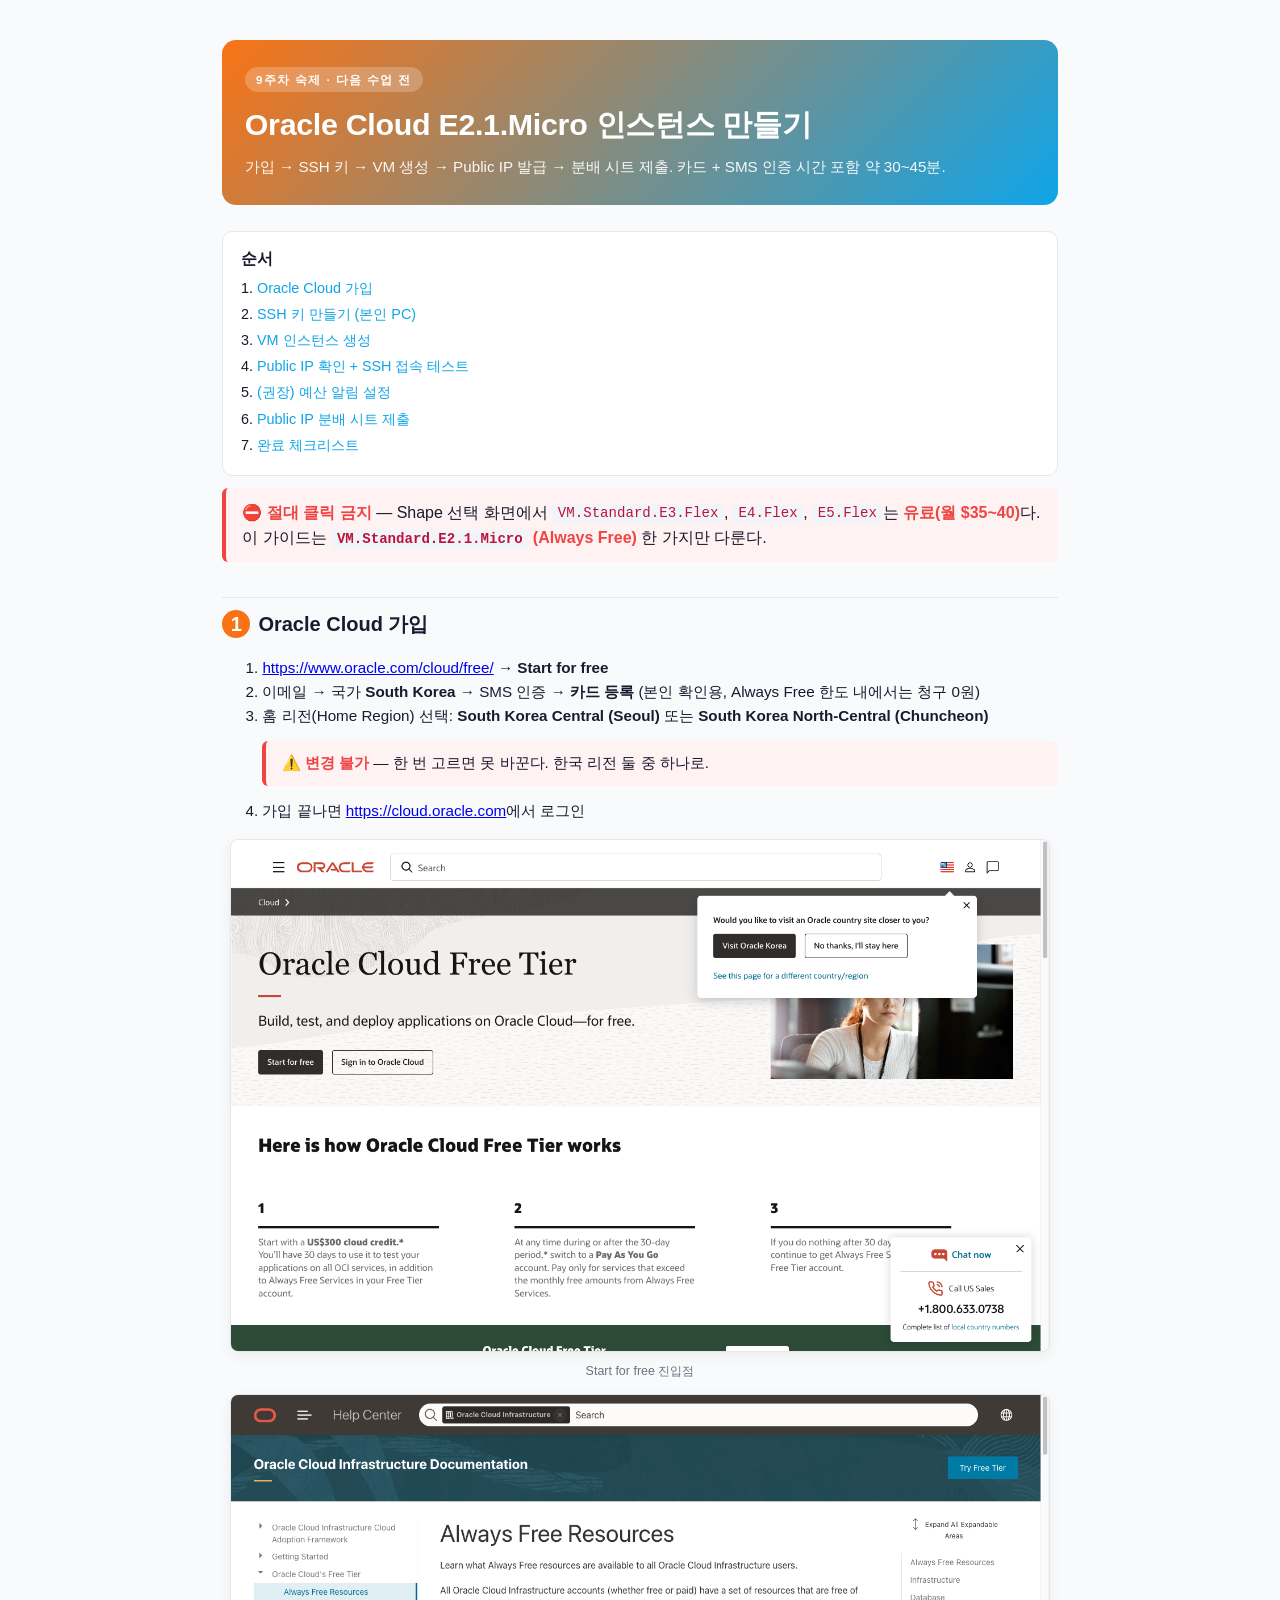
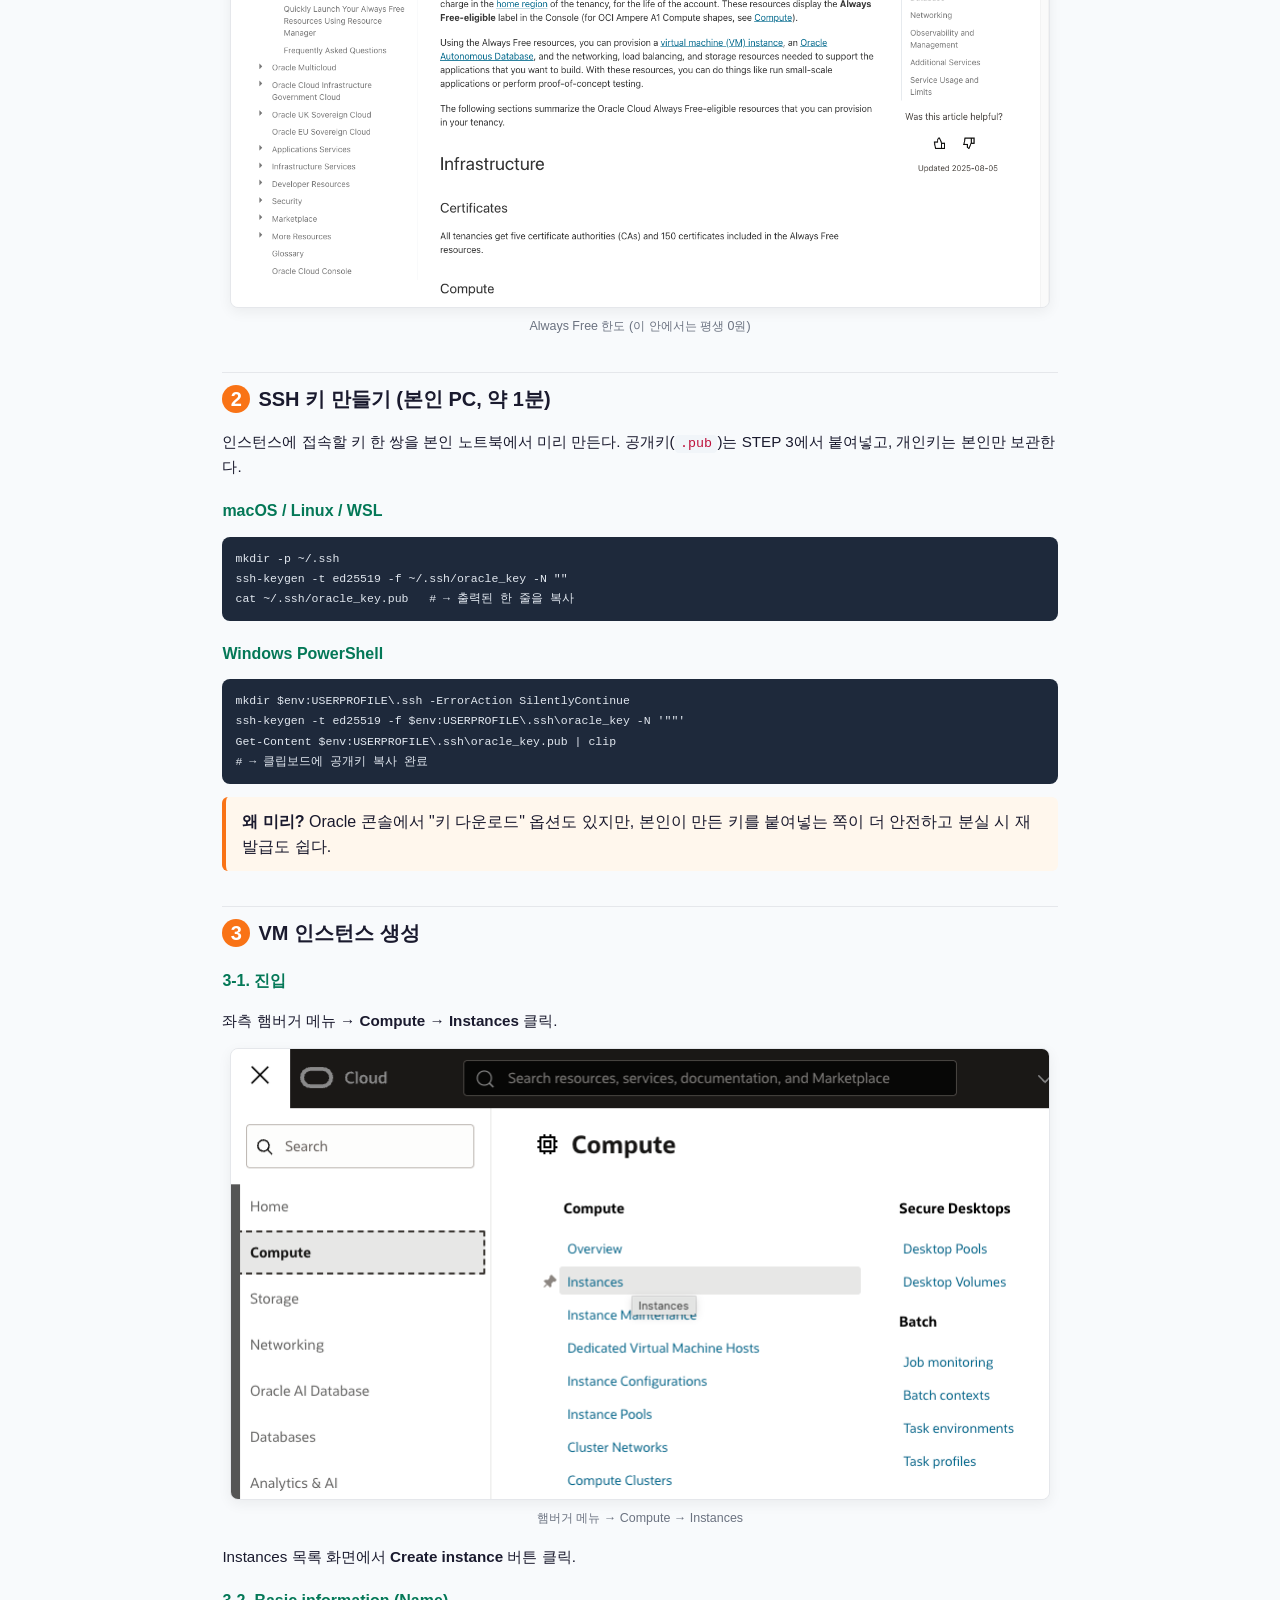
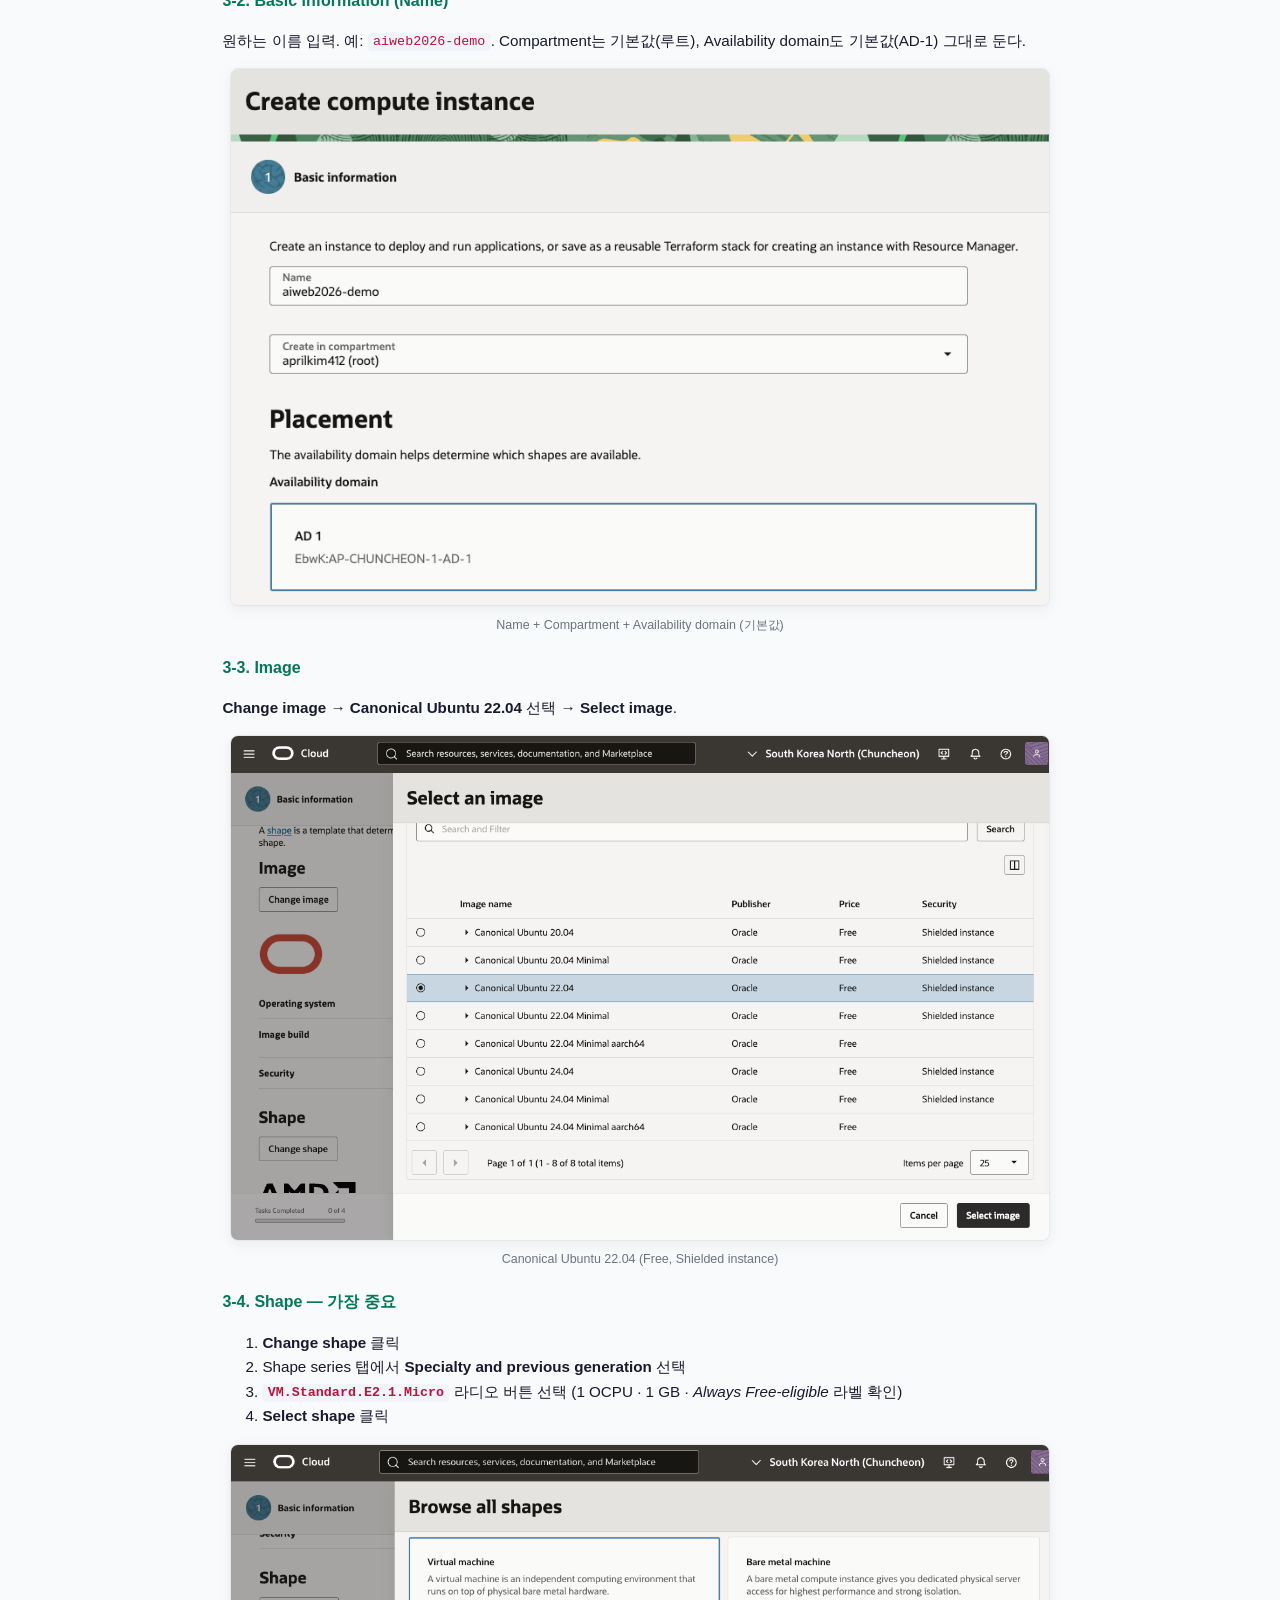
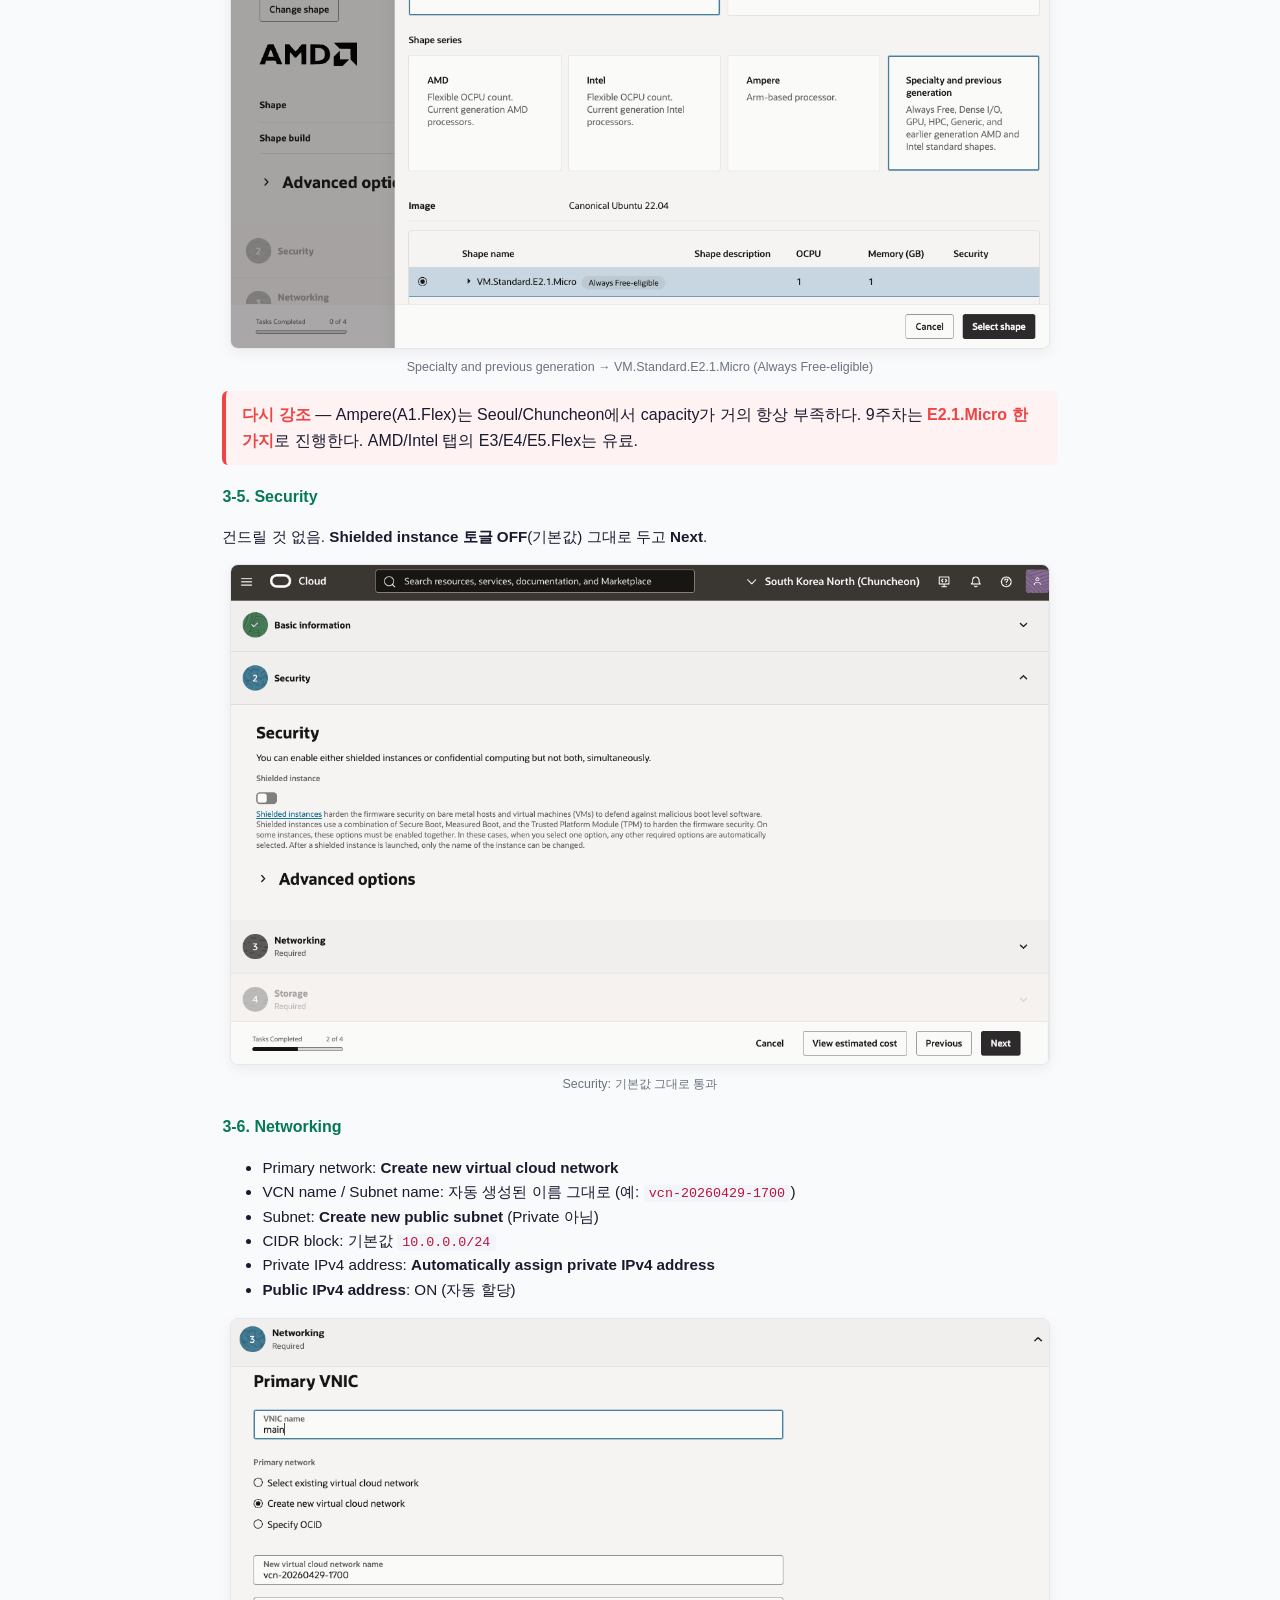
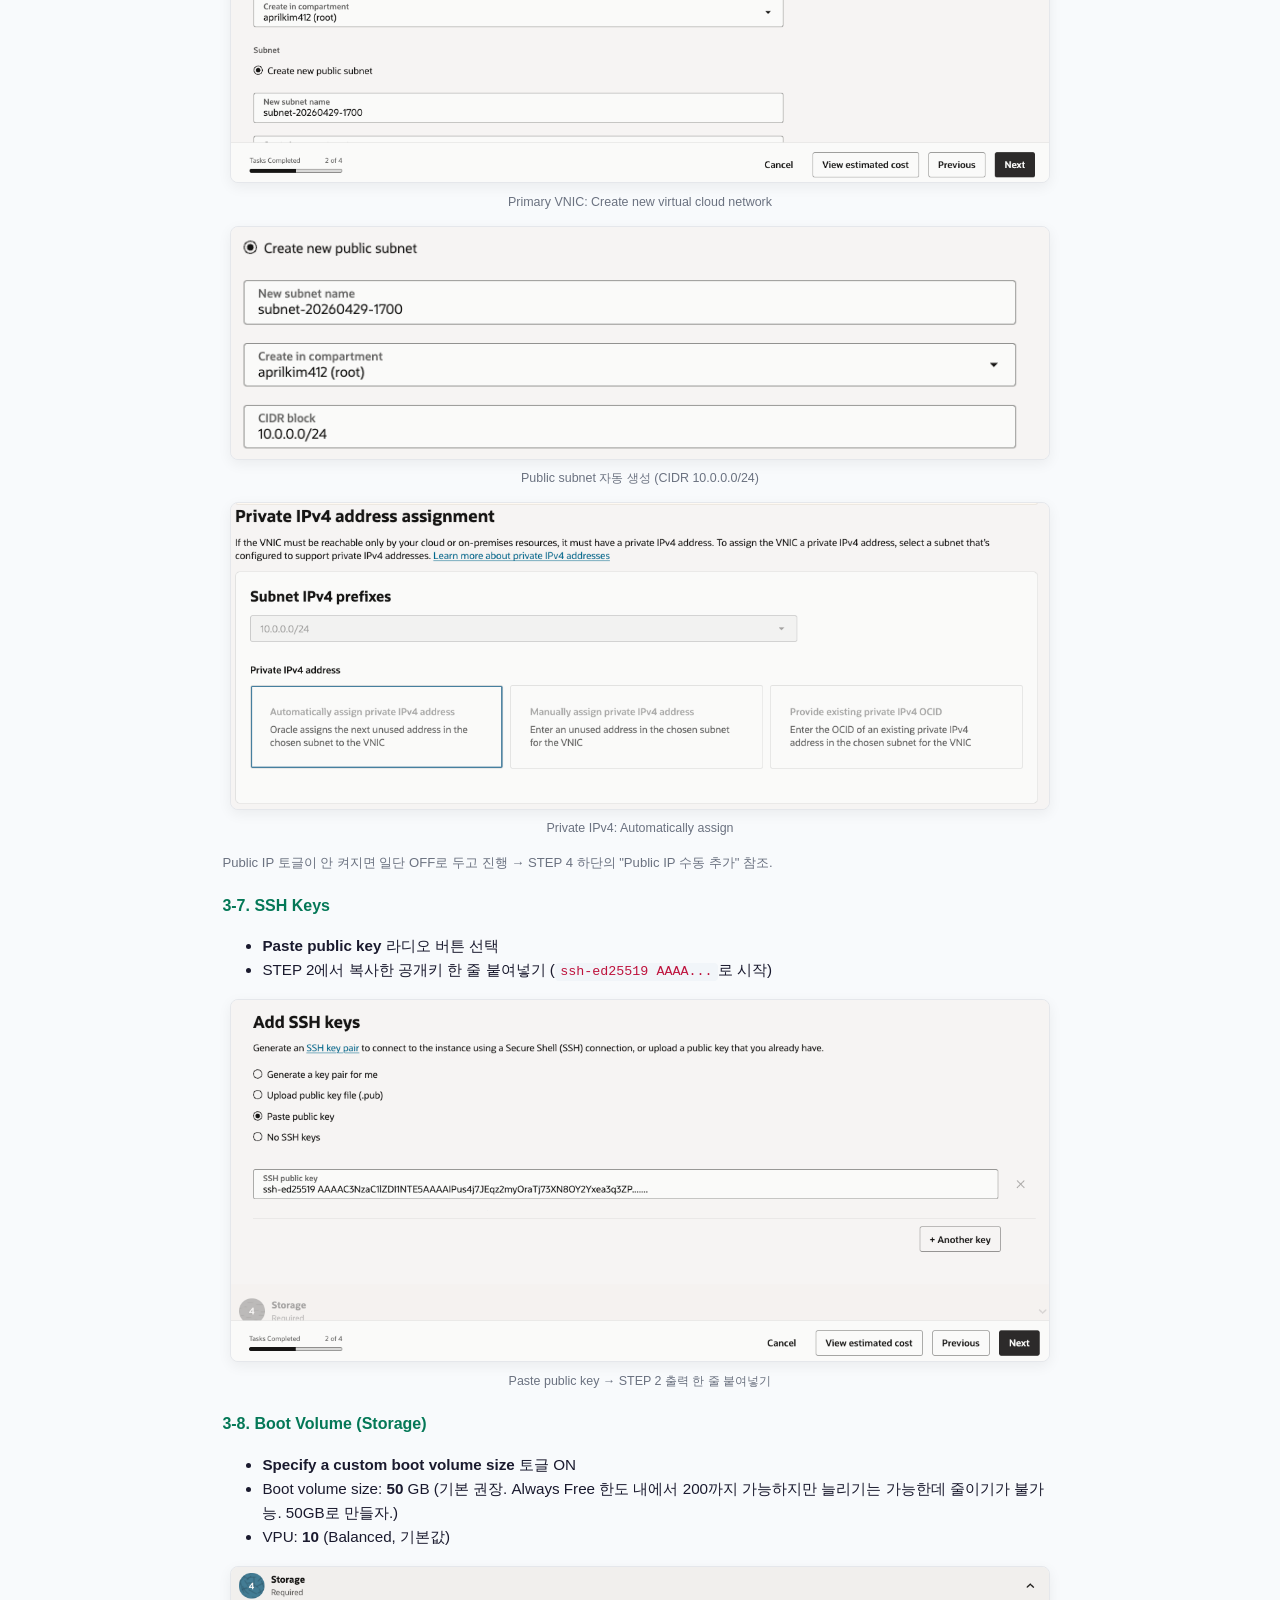
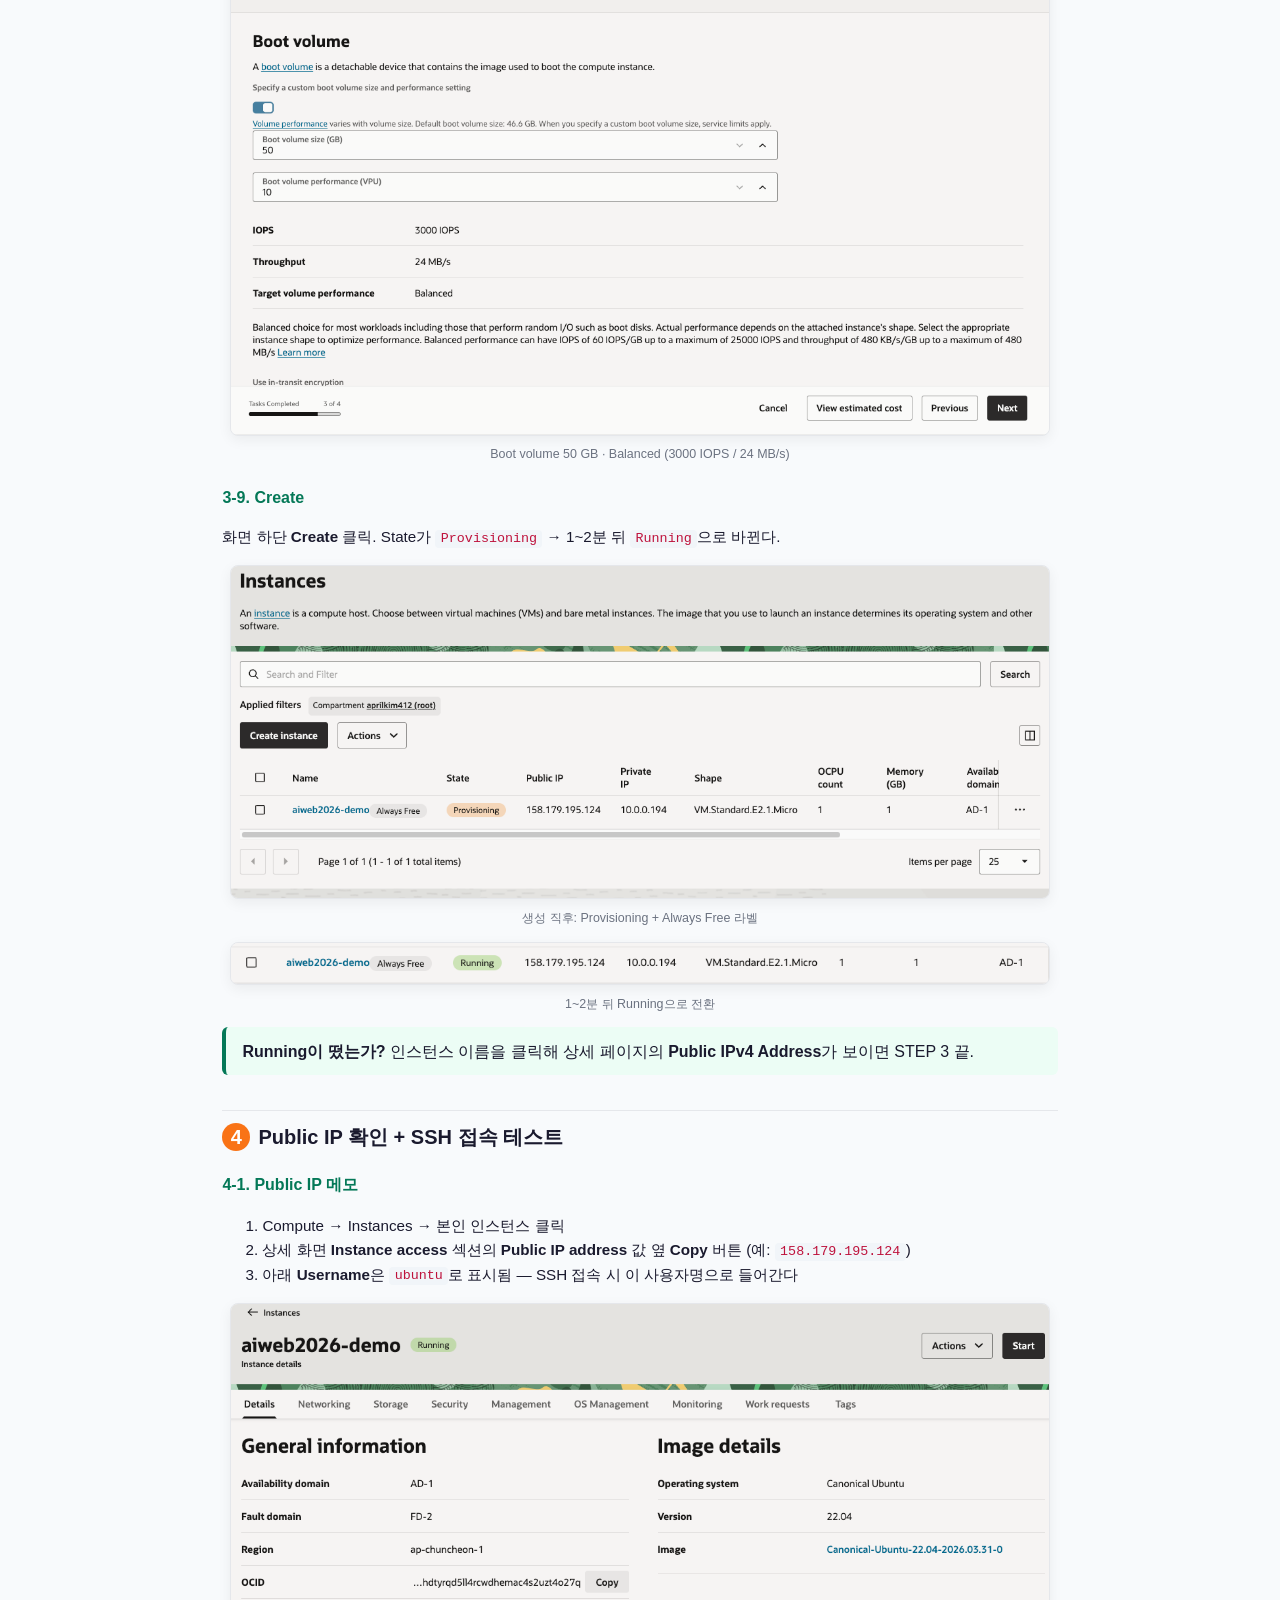
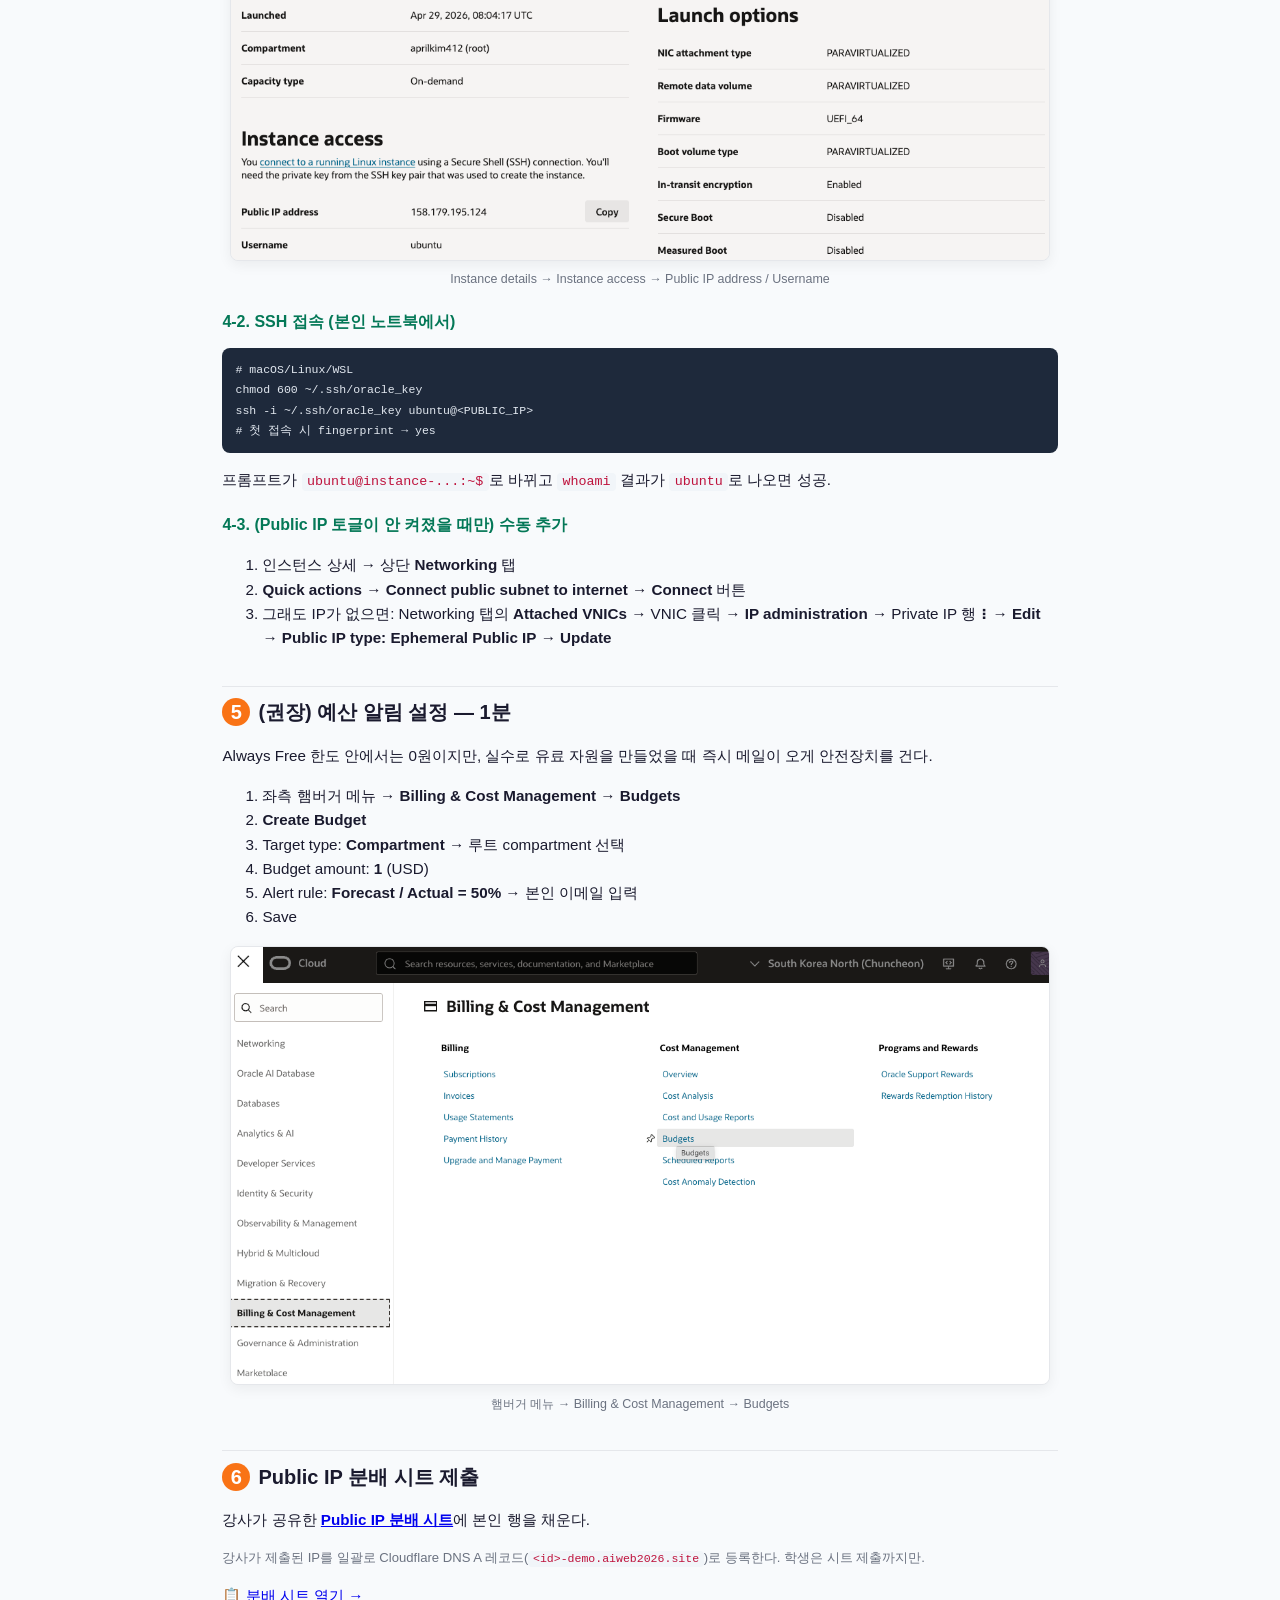
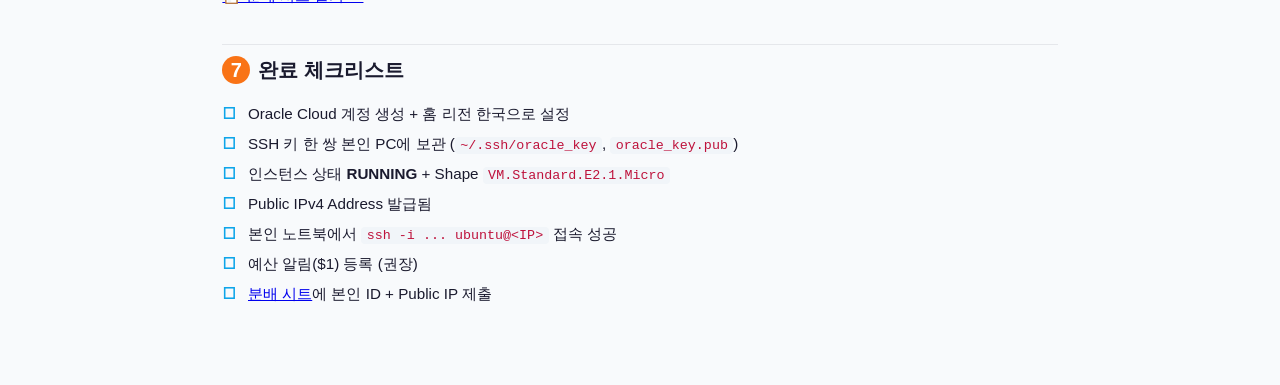
<file: 09_oracle_instance_create.html>
<!DOCTYPE html>
<html lang="ko">
<head>
<meta charset="utf-8">
<meta name="viewport" content="width=device-width, initial-scale=1.0">
<title>9주차 숙제 — Oracle Cloud E2.1.Micro 인스턴스 만들기</title>
<style>
  :root {
    --accent:#f97316; --accent2:#0ea5e9; --ink:#1a1a2e;
    --green:#047857; --red:#ef4444; --bg:#f8fafc;
    --card:#ffffff; --line:#e5e7eb; --muted:#6b7280;
  }
  * { box-sizing:border-box; }
  html,body { margin:0; padding:0; background:var(--bg); color:var(--ink);
    font-family:'Segoe UI','Apple SD Gothic Neo',sans-serif; line-height:1.6; }
  .wrap { max-width:880px; margin:0 auto; padding:2.5rem 1.4rem 4rem; }
  h1 { font-size:1.9rem; margin:0 0 0.4rem; letter-spacing:-0.01em; }
  h2 { font-size:1.25rem; margin:2.2rem 0 0.6rem; padding-top:0.6rem;
       border-top:1px solid var(--line); color:var(--ink); }
  h3 { font-size:1.0rem; margin:1.2rem 0 0.4rem; color:var(--green); }
  p, li { font-size:0.95rem; }
  code { background:#f1f5f9; color:#be123c; padding:0.1em 0.4em;
         border-radius:4px; font-family:Menlo,Monaco,monospace; font-size:0.88em; }
  pre { background:#1e293b; color:#e2e8f0; padding:0.9em 1em;
        border-radius:8px; overflow-x:auto; font-size:0.82rem; line-height:1.55;
        font-family:Menlo,Monaco,monospace; }
  pre code { background:transparent; color:inherit; padding:0; }
  table { border-collapse:collapse; width:100%; margin:0.6em 0; font-size:0.88rem; }
  th, td { border:1px solid var(--line); padding:0.5em 0.7em; vertical-align:top; text-align:left; }
  th { background:#fef3c7; }
  .hero {
    background:linear-gradient(135deg,var(--accent) 0%,var(--accent2) 100%);
    color:white; border-radius:14px; padding:1.6rem 1.4rem; margin-bottom:1.6rem;
  }
  .hero .badge { display:inline-block; background:rgba(255,255,255,0.22);
    padding:0.2rem 0.7rem; border-radius:999px; font-size:0.72rem;
    letter-spacing:0.12em; font-weight:700; }
  .hero h1 { color:white; margin:0.5rem 0 0.4rem; }
  .hero p { font-size:0.95rem; opacity:0.95; margin:0; }
  .card { background:var(--card); border:1px solid var(--line);
    border-radius:10px; padding:1rem 1.1rem; margin:0.7rem 0; }
  .danger {
    background:#fef2f2; border-left:4px solid var(--red);
    padding:0.7em 1em; border-radius:6px; margin:0.8em 0;
  }
  .danger strong { color:var(--red); }
  .why {
    background:#fff7ed; border-left:4px solid var(--accent);
    padding:0.7em 1em; border-radius:6px; margin:0.8em 0;
  }
  .ok {
    background:#ecfdf5; border-left:4px solid var(--green);
    padding:0.7em 1em; border-radius:6px; margin:0.8em 0;
  }
  .step-num {
    display:inline-block; width:28px; height:28px; border-radius:50%;
    background:var(--accent); color:white; text-align:center;
    font-weight:700; line-height:28px; margin-right:0.5rem;
  }
  .toc { background:var(--card); border:1px solid var(--line);
    border-radius:10px; padding:0.9rem 1.1rem; }
  .toc ol { margin:0.3rem 0 0 1rem; padding:0; }
  .toc li { margin:0.2rem 0; font-size:0.9rem; }
  .toc a { color:var(--accent2); text-decoration:none; }
  .toc a:hover { text-decoration:underline; }
  .shot { width:100%; max-width:820px; border:1px solid var(--line);
    border-radius:8px; box-shadow:0 4px 14px rgba(0,0,0,0.06);
    display:block; margin:0.6rem auto; background:#fff; }
  .shot-cap { font-size:0.78rem; color:var(--muted); text-align:center; margin:0.2rem 0 0.8rem; }
  .small { font-size:0.82rem; color:var(--muted); }
  ul.checks { list-style:none; padding-left:0; }
  ul.checks li { margin:0.35rem 0; padding-left:1.6rem; position:relative; }
  ul.checks li::before { content:"☐"; position:absolute; left:0; color:var(--accent2); font-weight:700; }
</style>
</head>
<body>
<div class="wrap">

<div class="hero">
  <span class="badge">9주차 숙제 · 다음 수업 전</span>
  <h1>Oracle Cloud E2.1.Micro 인스턴스 만들기</h1>
  <p>가입 → SSH 키 → VM 생성 → Public IP 발급 → 분배 시트 제출. 카드 + SMS 인증 시간 포함 약 30~45분.</p>
</div>

<div class="toc">
  <strong>순서</strong>
  <ol>
    <li><a href="#s1">Oracle Cloud 가입</a></li>
    <li><a href="#s2">SSH 키 만들기 (본인 PC)</a></li>
    <li><a href="#s3">VM 인스턴스 생성</a></li>
    <li><a href="#s4">Public IP 확인 + SSH 접속 테스트</a></li>
    <li><a href="#s5">(권장) 예산 알림 설정</a></li>
    <li><a href="#s6">Public IP 분배 시트 제출</a></li>
    <li><a href="#s7">완료 체크리스트</a></li>
  </ol>
</div>

<div class="danger">
  <strong>⛔ 절대 클릭 금지</strong> — Shape 선택 화면에서 <code>VM.Standard.E3.Flex</code>, <code>E4.Flex</code>, <code>E5.Flex</code>는 <strong>유료(월 $35~40)</strong>다. 이 가이드는 <strong><code>VM.Standard.E2.1.Micro</code> (Always Free)</strong> 한 가지만 다룬다.
</div>

<!-- ============ STEP 1 ============ -->
<h2 id="s1"><span class="step-num">1</span>Oracle Cloud 가입</h2>

<ol>
  <li><a href="https://www.oracle.com/cloud/free/" target="_blank">https://www.oracle.com/cloud/free/</a> → <strong>Start for free</strong></li>
  <li>이메일 → 국가 <strong>South Korea</strong> → SMS 인증 → <strong>카드 등록</strong> (본인 확인용, Always Free 한도 내에서는 청구 0원)</li>
  <li>홈 리전(Home Region) 선택: <strong>South Korea Central (Seoul)</strong> 또는 <strong>South Korea North-Central (Chuncheon)</strong>
    <div class="danger"><strong>⚠️ 변경 불가</strong> — 한 번 고르면 못 바꾼다. 한국 리전 둘 중 하나로.</div>
  </li>
  <li>가입 끝나면 <a href="https://cloud.oracle.com" target="_blank">https://cloud.oracle.com</a>에서 로그인</li>
</ol>

<img class="shot" src="images/week09/07_oracle_free_landing.png" alt="Oracle Cloud Free Tier 랜딩 페이지">
<p class="shot-cap">Start for free 진입점</p>

<img class="shot" src="images/week09/16_oracle_always_free_docs.png" alt="Oracle Always Free 안내 문서">
<p class="shot-cap">Always Free 한도 (이 안에서는 평생 0원)</p>

<!-- ============ STEP 2 ============ -->
<h2 id="s2"><span class="step-num">2</span>SSH 키 만들기 (본인 PC, 약 1분)</h2>

<p>인스턴스에 접속할 키 한 쌍을 본인 노트북에서 미리 만든다. 공개키(<code>.pub</code>)는 STEP 3에서 붙여넣고, 개인키는 본인만 보관한다.</p>

<h3>macOS / Linux / WSL</h3>
<pre><code>mkdir -p ~/.ssh
ssh-keygen -t ed25519 -f ~/.ssh/oracle_key -N ""
cat ~/.ssh/oracle_key.pub   # → 출력된 한 줄을 복사</code></pre>

<h3>Windows PowerShell</h3>
<pre><code>mkdir $env:USERPROFILE\.ssh -ErrorAction SilentlyContinue
ssh-keygen -t ed25519 -f $env:USERPROFILE\.ssh\oracle_key -N '""'
Get-Content $env:USERPROFILE\.ssh\oracle_key.pub | clip
# → 클립보드에 공개키 복사 완료</code></pre>

<div class="why">
  <strong>왜 미리?</strong> Oracle 콘솔에서 "키 다운로드" 옵션도 있지만, 본인이 만든 키를 붙여넣는 쪽이 더 안전하고 분실 시 재발급도 쉽다.
</div>

<!-- ============ STEP 3 ============ -->
<h2 id="s3"><span class="step-num">3</span>VM 인스턴스 생성</h2>

<h3>3-1. 진입</h3>
<p>좌측 햄버거 메뉴 → <strong>Compute → Instances</strong> 클릭.</p>
<img class="shot" src="images/week09/50_oracle_compute_menu.png" alt="Oracle Console 사이드바 Compute → Instances 메뉴">
<p class="shot-cap">햄버거 메뉴 → Compute → Instances</p>

<p>Instances 목록 화면에서 <strong>Create instance</strong> 버튼 클릭.</p>

<h3>3-2. Basic information (Name)</h3>
<p>원하는 이름 입력. 예: <code>aiweb2026-demo</code>. Compartment는 기본값(루트), Availability domain도 기본값(AD-1) 그대로 둔다.</p>
<img class="shot" src="images/week09/51_oracle_create_basic.png" alt="Create compute instance — Basic information 입력">
<p class="shot-cap">Name + Compartment + Availability domain (기본값)</p>

<h3>3-3. Image</h3>
<p><strong>Change image</strong> → <strong>Canonical Ubuntu 22.04</strong> 선택 → <strong>Select image</strong>.</p>
<img class="shot" src="images/week09/52_oracle_select_image.png" alt="Select an image — Canonical Ubuntu 22.04 선택">
<p class="shot-cap">Canonical Ubuntu 22.04 (Free, Shielded instance)</p>

<h3>3-4. Shape — 가장 중요</h3>
<ol>
  <li><strong>Change shape</strong> 클릭</li>
  <li>Shape series 탭에서 <strong>Specialty and previous generation</strong> 선택</li>
  <li><strong><code>VM.Standard.E2.1.Micro</code></strong> 라디오 버튼 선택 (1 OCPU · 1 GB · <em>Always Free-eligible</em> 라벨 확인)</li>
  <li><strong>Select shape</strong> 클릭</li>
</ol>
<img class="shot" src="images/week09/53_oracle_select_shape.png" alt="Browse all shapes — Specialty 탭 + VM.Standard.E2.1.Micro 선택">
<p class="shot-cap">Specialty and previous generation → VM.Standard.E2.1.Micro (Always Free-eligible)</p>
<div class="danger"><strong>다시 강조</strong> — Ampere(A1.Flex)는 Seoul/Chuncheon에서 capacity가 거의 항상 부족하다. 9주차는 <strong>E2.1.Micro 한 가지</strong>로 진행한다. AMD/Intel 탭의 E3/E4/E5.Flex는 유료.</div>

<h3>3-5. Security</h3>
<p>건드릴 것 없음. <strong>Shielded instance 토글 OFF</strong>(기본값) 그대로 두고 <strong>Next</strong>.</p>
<img class="shot" src="images/week09/54_oracle_security.png" alt="Security 섹션 — Shielded instance OFF">
<p class="shot-cap">Security: 기본값 그대로 통과</p>

<h3>3-6. Networking</h3>
<ul>
  <li>Primary network: <strong>Create new virtual cloud network</strong></li>
  <li>VCN name / Subnet name: 자동 생성된 이름 그대로 (예: <code>vcn-20260429-1700</code>)</li>
  <li>Subnet: <strong>Create new public subnet</strong> (Private 아님)</li>
  <li>CIDR block: 기본값 <code>10.0.0.0/24</code></li>
  <li>Private IPv4 address: <strong>Automatically assign private IPv4 address</strong></li>
  <li><strong>Public IPv4 address</strong>: ON (자동 할당)</li>
</ul>
<img class="shot" src="images/week09/55_oracle_networking_vnic.png" alt="Networking — Primary VNIC 설정 (Create new VCN)">
<p class="shot-cap">Primary VNIC: Create new virtual cloud network</p>
<img class="shot" src="images/week09/56_oracle_subnet_cidr.png" alt="Create new public subnet — CIDR 10.0.0.0/24">
<p class="shot-cap">Public subnet 자동 생성 (CIDR 10.0.0.0/24)</p>
<img class="shot" src="images/week09/57_oracle_private_ipv4.png" alt="Private IPv4 address — Automatically assign 선택">
<p class="shot-cap">Private IPv4: Automatically assign</p>
<p class="small">Public IP 토글이 안 켜지면 일단 OFF로 두고 진행 → STEP 4 하단의 "Public IP 수동 추가" 참조.</p>

<h3>3-7. SSH Keys</h3>
<ul>
  <li><strong>Paste public key</strong> 라디오 버튼 선택</li>
  <li>STEP 2에서 복사한 공개키 한 줄 붙여넣기 (<code>ssh-ed25519 AAAA...</code>로 시작)</li>
</ul>
<img class="shot" src="images/week09/58_oracle_ssh_paste.png" alt="Add SSH keys — Paste public key 입력">
<p class="shot-cap">Paste public key → STEP 2 출력 한 줄 붙여넣기</p>

<h3>3-8. Boot Volume (Storage)</h3>
<ul>
  <li><strong>Specify a custom boot volume size</strong> 토글 ON</li>
  <li>Boot volume size: <strong>50</strong> GB (기본 권장. Always Free 한도 내에서 200까지 가능하지만 늘리기는 가능한데 줄이기가 불가능. 50GB로 만들자.)</li>
  <li>VPU: <strong>10</strong> (Balanced, 기본값)</li>
</ul>
<img class="shot" src="images/week09/59_oracle_boot_volume.png" alt="Storage — Boot volume 50GB / VPU 10">
<p class="shot-cap">Boot volume 50 GB · Balanced (3000 IOPS / 24 MB/s)</p>

<h3>3-9. Create</h3>
<p>화면 하단 <strong>Create</strong> 클릭. State가 <code>Provisioning</code> → 1~2분 뒤 <code>Running</code>으로 바뀐다.</p>
<img class="shot" src="images/week09/60_oracle_provisioning.png" alt="Instances 목록 — aiweb2026-demo Provisioning 상태">
<p class="shot-cap">생성 직후: Provisioning + Always Free 라벨</p>
<img class="shot" src="images/week09/61_oracle_running_row.png" alt="aiweb2026-demo Running 상태로 전환">
<p class="shot-cap">1~2분 뒤 Running으로 전환</p>

<div class="ok"><strong>Running이 떴는가?</strong> 인스턴스 이름을 클릭해 상세 페이지의 <strong>Public IPv4 Address</strong>가 보이면 STEP 3 끝.</div>

<!-- ============ STEP 4 ============ -->
<h2 id="s4"><span class="step-num">4</span>Public IP 확인 + SSH 접속 테스트</h2>

<h3>4-1. Public IP 메모</h3>
<ol>
  <li>Compute → Instances → 본인 인스턴스 클릭</li>
  <li>상세 화면 <strong>Instance access</strong> 섹션의 <strong>Public IP address</strong> 값 옆 <strong>Copy</strong> 버튼 (예: <code>158.179.195.124</code>)</li>
  <li>아래 <strong>Username</strong>은 <code>ubuntu</code>로 표시됨 — SSH 접속 시 이 사용자명으로 들어간다</li>
</ol>
<img class="shot" src="images/week09/62_oracle_instance_details.png" alt="인스턴스 상세 — Public IP address + Username 확인">
<p class="shot-cap">Instance details → Instance access → Public IP address / Username</p>

<h3>4-2. SSH 접속 (본인 노트북에서)</h3>
<pre><code># macOS/Linux/WSL
chmod 600 ~/.ssh/oracle_key
ssh -i ~/.ssh/oracle_key ubuntu@&lt;PUBLIC_IP&gt;
# 첫 접속 시 fingerprint → yes</code></pre>

<p>프롬프트가 <code>ubuntu@instance-...:~$</code>로 바뀌고 <code>whoami</code> 결과가 <code>ubuntu</code>로 나오면 성공.</p>

<h3>4-3. (Public IP 토글이 안 켜졌을 때만) 수동 추가</h3>
<ol>
  <li>인스턴스 상세 → 상단 <strong>Networking</strong> 탭</li>
  <li><strong>Quick actions</strong> → <strong>Connect public subnet to internet</strong> → <strong>Connect</strong> 버튼</li>
  <li>그래도 IP가 없으면: Networking 탭의 <strong>Attached VNICs</strong> → VNIC 클릭 → <strong>IP administration</strong> → Private IP 행 <strong>⋮</strong> → <strong>Edit</strong> → <strong>Public IP type: Ephemeral Public IP</strong> → <strong>Update</strong></li>
</ol>

<!-- ============ STEP 5 ============ -->
<h2 id="s5"><span class="step-num">5</span>(권장) 예산 알림 설정 — 1분</h2>

<p>Always Free 한도 안에서는 0원이지만, 실수로 유료 자원을 만들었을 때 즉시 메일이 오게 안전장치를 건다.</p>
<ol>
  <li>좌측 햄버거 메뉴 → <strong>Billing &amp; Cost Management → Budgets</strong></li>
  <li><strong>Create Budget</strong></li>
  <li>Target type: <strong>Compartment</strong> → 루트 compartment 선택</li>
  <li>Budget amount: <strong>1</strong> (USD)</li>
  <li>Alert rule: <strong>Forecast / Actual = 50%</strong> → 본인 이메일 입력</li>
  <li>Save</li>
</ol>
<img class="shot" src="images/week09/63_oracle_budget_menu.png" alt="Billing &amp; Cost Management → Budgets 메뉴">
<p class="shot-cap">햄버거 메뉴 → Billing &amp; Cost Management → Budgets</p>

<!-- ============ STEP 6 ============ -->
<h2 id="s6"><span class="step-num">6</span>Public IP 분배 시트 제출</h2>

<p>강사가 공유한 <a href="https://docs.google.com/spreadsheets/d/1pDMyc5JPKs-61l5W0Vujw99z-HetFYmMjtWVj03ZiD4/edit?usp=sharing" target="_blank"><strong>Public IP 분배 시트</strong></a>에 본인 행을 채운다.</p>
<p class="small">강사가 제출된 IP를 일괄로 Cloudflare DNS A 레코드(<code>&lt;id&gt;-demo.aiweb2026.site</code>)로 등록한다. 학생은 시트 제출까지만.</p>
<p><a href="https://docs.google.com/spreadsheets/d/1pDMyc5JPKs-61l5W0Vujw99z-HetFYmMjtWVj03ZiD4/edit?usp=sharing" target="_blank">📋 분배 시트 열기 →</a></p>

<!-- ============ STEP 7 ============ -->
<h2 id="s7"><span class="step-num">7</span>완료 체크리스트</h2>

<ul class="checks">
  <li>Oracle Cloud 계정 생성 + 홈 리전 한국으로 설정</li>
  <li>SSH 키 한 쌍 본인 PC에 보관 (<code>~/.ssh/oracle_key</code>, <code>oracle_key.pub</code>)</li>
  <li>인스턴스 상태 <strong>RUNNING</strong> + Shape <code>VM.Standard.E2.1.Micro</code></li>
  <li>Public IPv4 Address 발급됨</li>
  <li>본인 노트북에서 <code>ssh -i ... ubuntu@&lt;IP&gt;</code> 접속 성공</li>
  <li>예산 알림($1) 등록 (권장)</li>
  <li><a href="https://docs.google.com/spreadsheets/d/1pDMyc5JPKs-61l5W0Vujw99z-HetFYmMjtWVj03ZiD4/edit?usp=sharing" target="_blank">분배 시트</a>에 본인 ID + Public IP 제출</li>
</ul>


</div>
</body>
</html>
</file>
